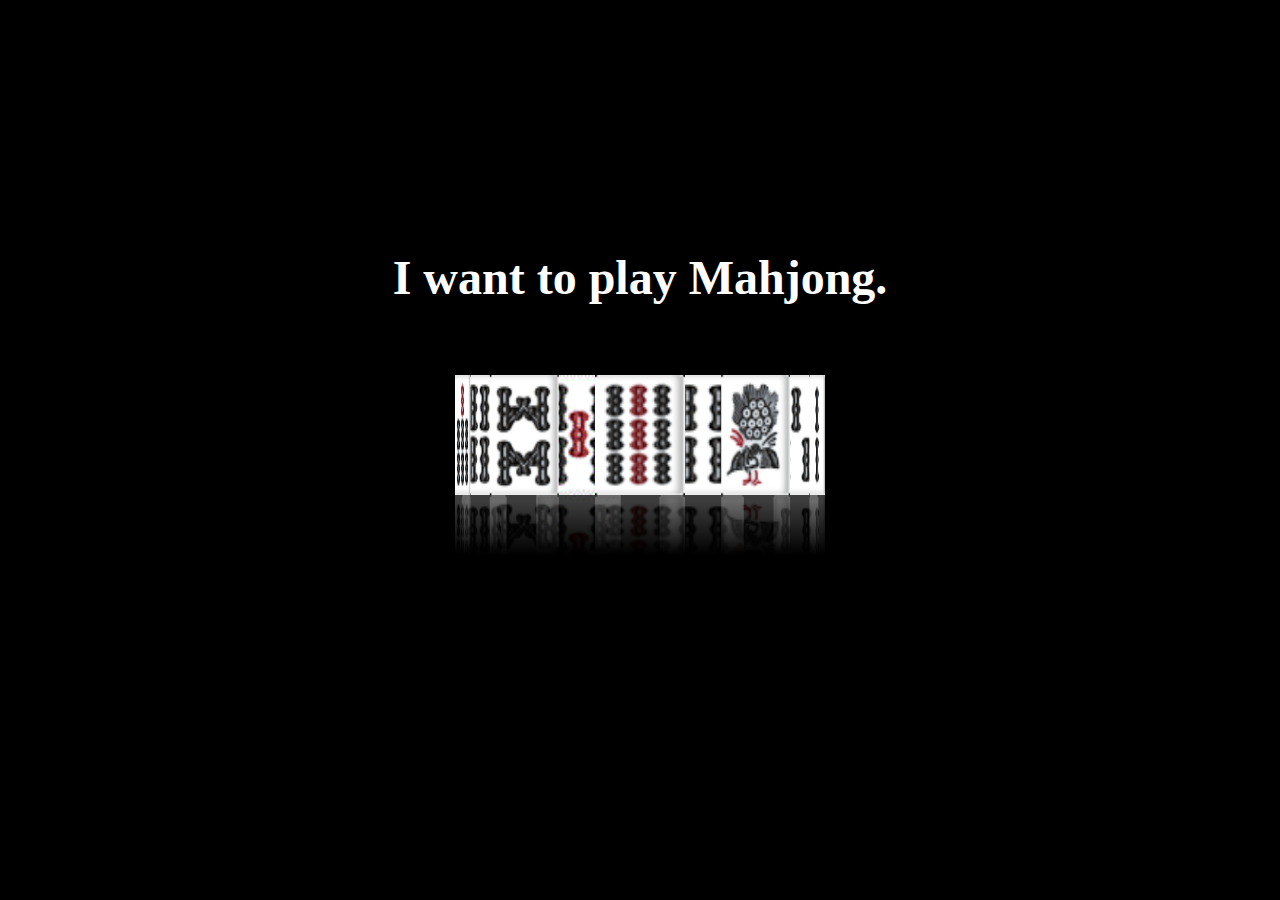
<file: 3DRotatingImageGallery/index.html>
<!DOCTYPE html>
<html lang="ja">
  <head>
    <meta charset="UTF-8" />
    <meta name="viewport" content="width=device-width, initial-scale=1.0" />
    <link rel="stylesheet" href="style.css" />
    <title>Document</title>
  </head>
  <body>
    <div class="text">I want to play Mahjong.</div>
    <div class="container">
      <div class="box">
        <span style="--i: 1"><img src="img/img1.jpg" /></span>
        <span style="--i: 2"><img src="img/img2.jpg" /></span>
        <span style="--i: 3"><img src="img/img3.jpg" /></span>
        <span style="--i: 4"><img src="img/img4.jpg" /></span>
        <span style="--i: 5"><img src="img/img5.jpg" /></span>
        <span style="--i: 6"><img src="img/img6.jpg" /></span>
        <span style="--i: 7"><img src="img/img7.jpg" /></span>
        <span style="--i: 8"><img src="img/img8.jpg" /></span>
        <span style="--i: 9"><img src="img/img9.jpg" /></span>
      </div>
    </div>
  </body>
</html>
</file>
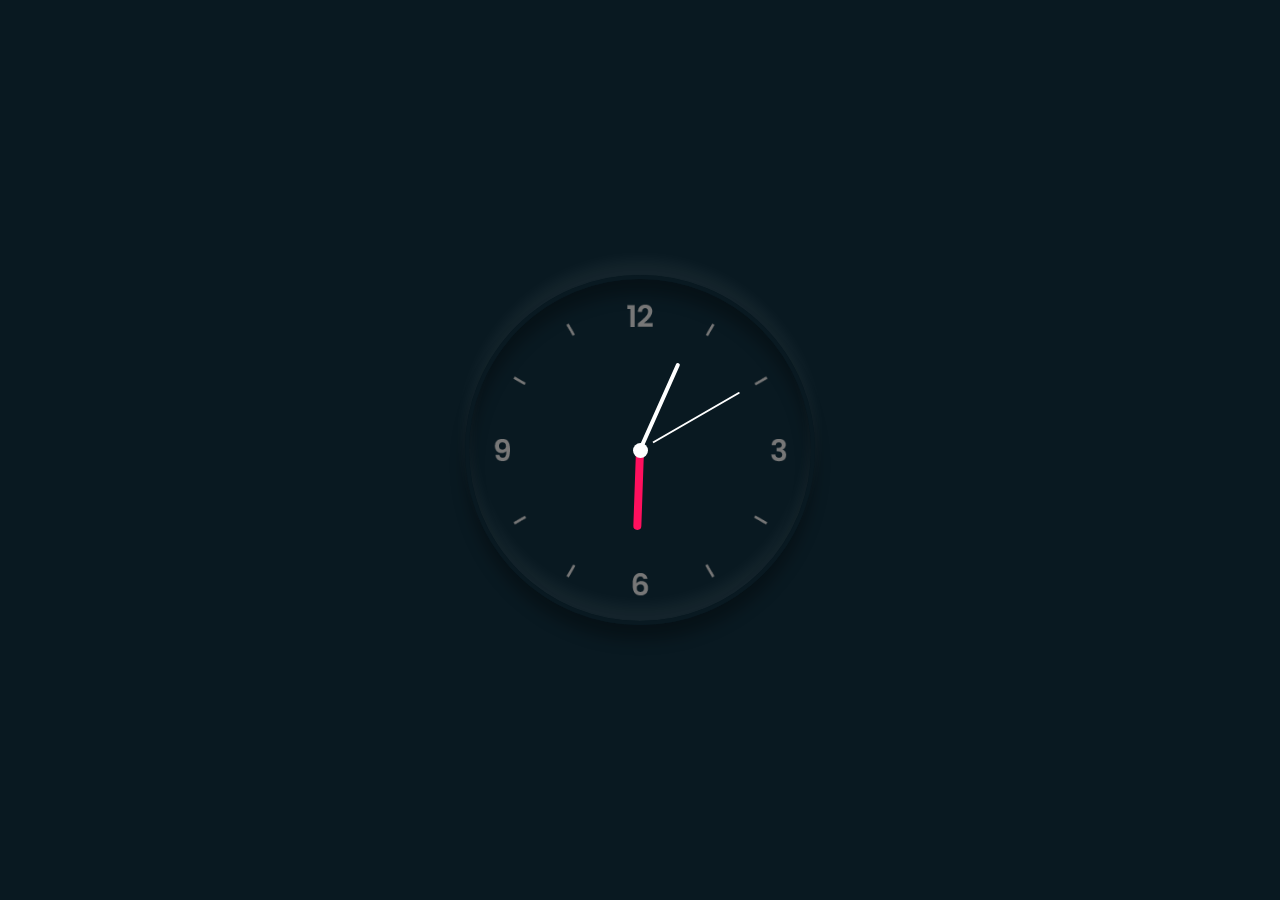
<file: AnalogClock/index.html>
<!DOCTYPE html>
<html lang="ja">

<head>
    <meta charset="UTF-8">
    <meta name="viewport" content="width=device-width, initial-scale=1.0">
    <link rel="stylesheet" href="style.css">
    <title>AnalogClock</title>
</head>

<body>
    <div class="clock">
        <div class="hour">
            <div class="hr" id="hr"></div>
        </div>
        <div class="min">
            <div class="mn" id="mn"></div>
        </div>
        <div class="sec">
            <div class="sc" id="sc"></div>
        </div>
    </div>
    <script type="text/javascript">
        const deg = 6;
        const hr = document.querySelector("#hr");
        const mn = document.querySelector("#mn");
        const sc = document.querySelector("#sc");
        
        const timeUpdate = () => {
            let day = new Date();
            let hh = day.getHours() * 30;
            let mm = day.getMinutes() * deg;
            let ss = day.getSeconds() * deg;

            hr.style.transform = `rotateZ(${(hh) + (mm / 12)}deg)`;
            mn.style.transform = `rotateZ(${mm}deg)`;
            sc.style.transform = `rotateZ(${ss}deg)`;
        }
        setInterval(() => {
            timeUpdate();
        });

    </script>
</body>

</html>
</file>
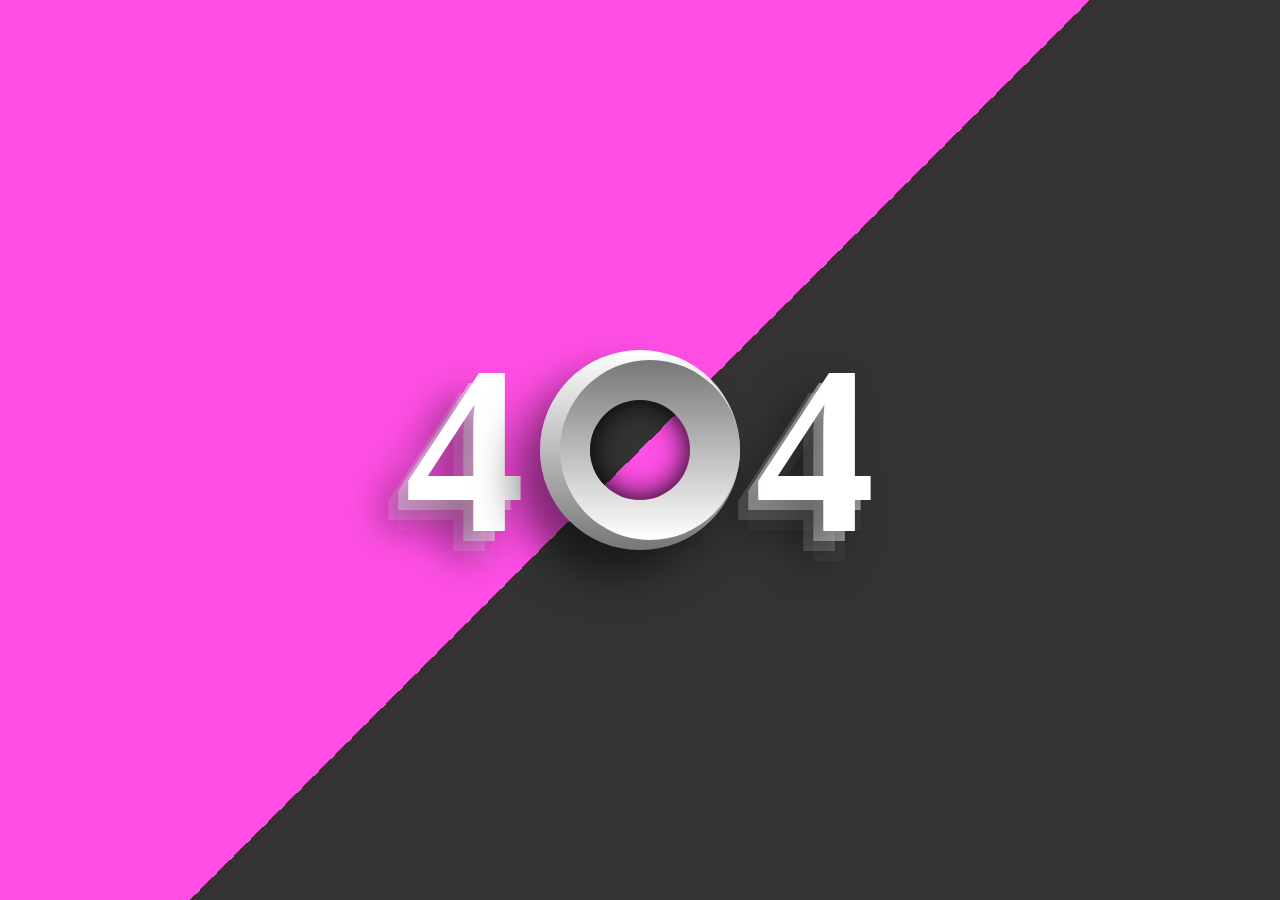
<file: Animated404Text/index.html>
<!DOCTYPE html>
<html lang="ja">
  <head>
    <meta charset="UTF-8" />
    <meta name="viewport" content="width=device-width, initial-scale=1.0" />
    <link rel="stylesheet" href="style.css" />
    <title>Animated 404 Text</title>
  </head>
  <body>
    <div class="box">
      <h2>4<span class="zero"></span>4</h2>
    </div>
  </body>
</html>
</file>
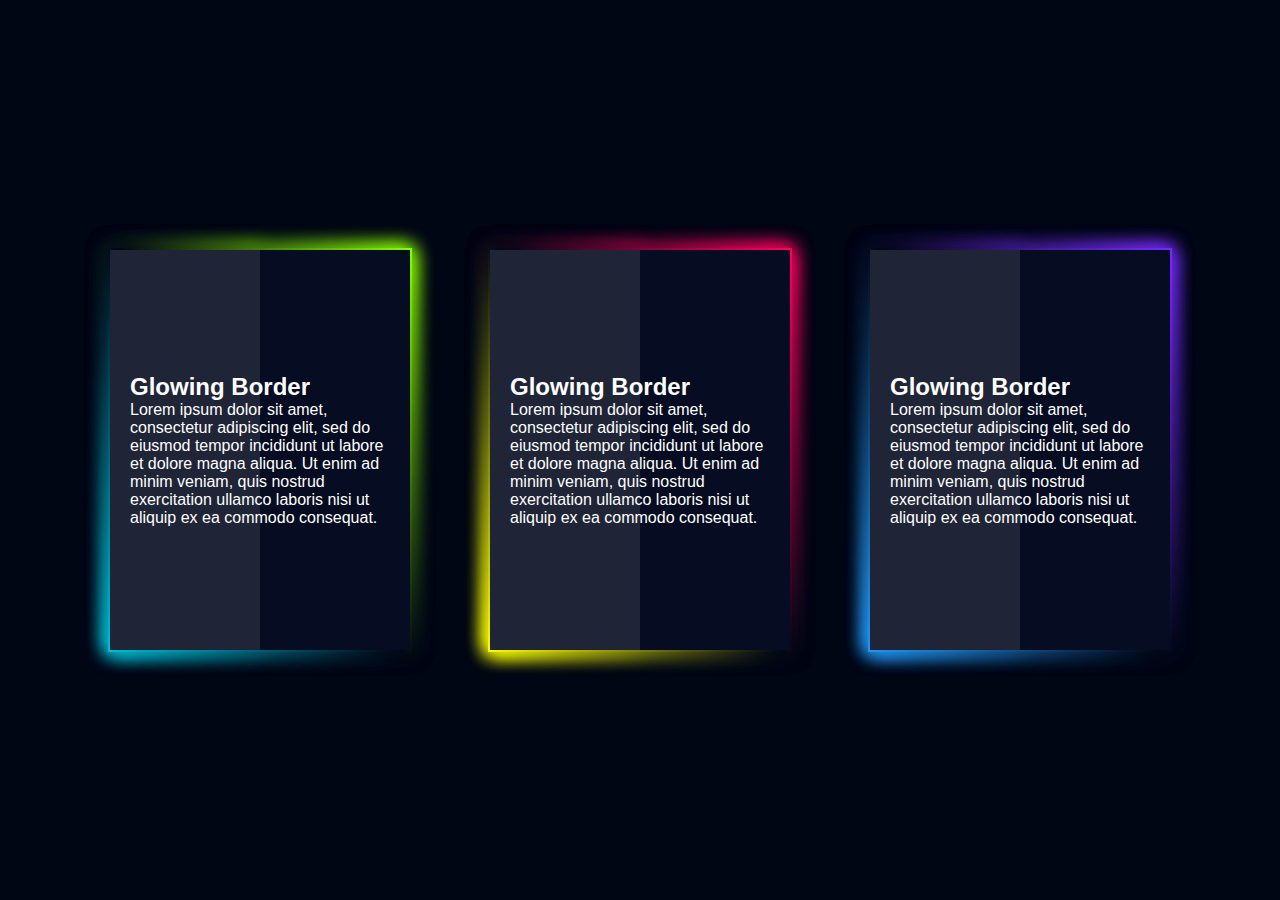
<file: GrowingGradientBorderCard/index.html>
<!DOCTYPE html>
<html lang="ja">
<head>
    <meta charset="UTF-8">
    <meta name="viewport" content="width=device-width, initial-scale=1.0">
    <link rel="stylesheet" href="style.css">
    <title>GrowingGradientBorderCard</title>
</head>
<body>
    <div class="box">
        <div class="glass"></div>
        <div class="content">
            <h2>Glowing Border</h2>
            <p>Lorem ipsum dolor sit amet, consectetur adipiscing elit, sed do eiusmod tempor incididunt ut labore et dolore magna aliqua. Ut enim ad minim veniam, quis nostrud exercitation ullamco laboris nisi ut aliquip ex ea commodo consequat.</p>
        </div>
    </div>
    <div class="box">
        <div class="glass"></div>
        <div class="content">
            <h2>Glowing Border</h2>
            <p>Lorem ipsum dolor sit amet, consectetur adipiscing elit, sed do eiusmod tempor incididunt ut labore et dolore magna aliqua. Ut enim ad minim veniam, quis nostrud exercitation ullamco laboris nisi ut aliquip ex ea commodo consequat.</p>
        </div>
    </div>
    <div class="box">
        <div class="glass"></div>
        <div class="content">
            <h2>Glowing Border</h2>
            <p>Lorem ipsum dolor sit amet, consectetur adipiscing elit, sed do eiusmod tempor incididunt ut labore et dolore magna aliqua. Ut enim ad minim veniam, quis nostrud exercitation ullamco laboris nisi ut aliquip ex ea commodo consequat.</p>
        </div>
    </div>
</body>
</html>
</file>
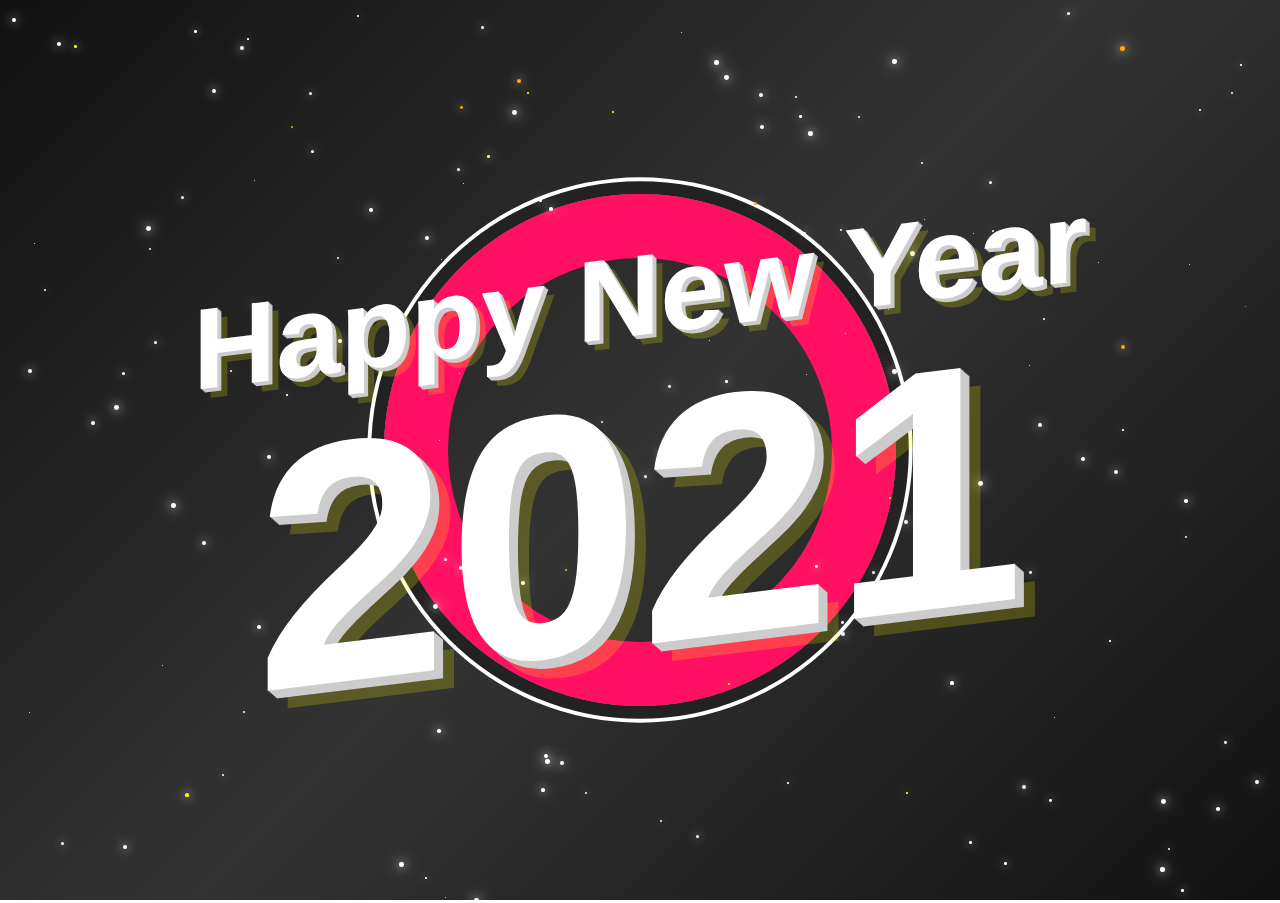
<file: HappyNewYearBannerAnimation/index.html>
<!DOCTYPE html>
<html lang="ja">
  <head>
    <meta charset="UTF-8" />
    <meta name="viewport" content="width=device-width, initial-scale=1.0" />
    <link rel="stylesheet" href="style.css" />
    <title>Happy New Year</title>
  </head>
  <body>
    <section>
      <h2>Happy New Year<br /><span>2021</span></h2>
    </section>
    <script>
      console.log("s");
      function stars() {
        const stars_count = 150;
        const shootingStars_count = 10;
        const section = document.querySelector("section");
        let i = 0;

        while (i < stars_count) {
          const star = document.createElement("i");
          star.classList.add("star");
          const x = Math.floor(Math.random() * window.innerWidth);
          const y = Math.floor(Math.random() * window.innerHeight);
          const size = Math.random() * 4;
          star.style.left = x + "px";
          star.style.top = y + "px";
          star.style.width = 1 + size + "px";
          star.style.height = 1 + size + "px";

          const duration = Math.random() * 2;
          star.style.animationDuration = 2 + duration + "s";
          star.style.animationDelay = 2 + duration + "s";
          if (Math.random() * 100 > 95) {
            star.style.background = "#ff0";
          }

          section.appendChild(star);
          i++;
        }
        i = 0;
        while (i < shootingStars_count) {
          const shootingStar = document.createElement("i");
          shootingStar.classList.add("shootingstar");
          const x = Math.floor(Math.random() * window.innerWidth);
          const y = Math.floor(Math.random() * window.innerHeight);
          const size = Math.random() * 4;
          shootingStar.style.left = x + "px";
          shootingStar.style.top = y + "px";
          shootingStar.style.width = 1 + size + "px";
          shootingStar.style.height = 1 + size + "px";

          const duration = Math.random() * 2;
          shootingStar.style.animationDuration = 2 + duration + "s";
          shootingStar.style.animationDelay = 2 + duration + "s";
          shootingStar.style.background = "#fa0";

          section.appendChild(shootingStar);
          i++;
        }
      }
      stars();
    </script>
  </body>
</html>
</file>
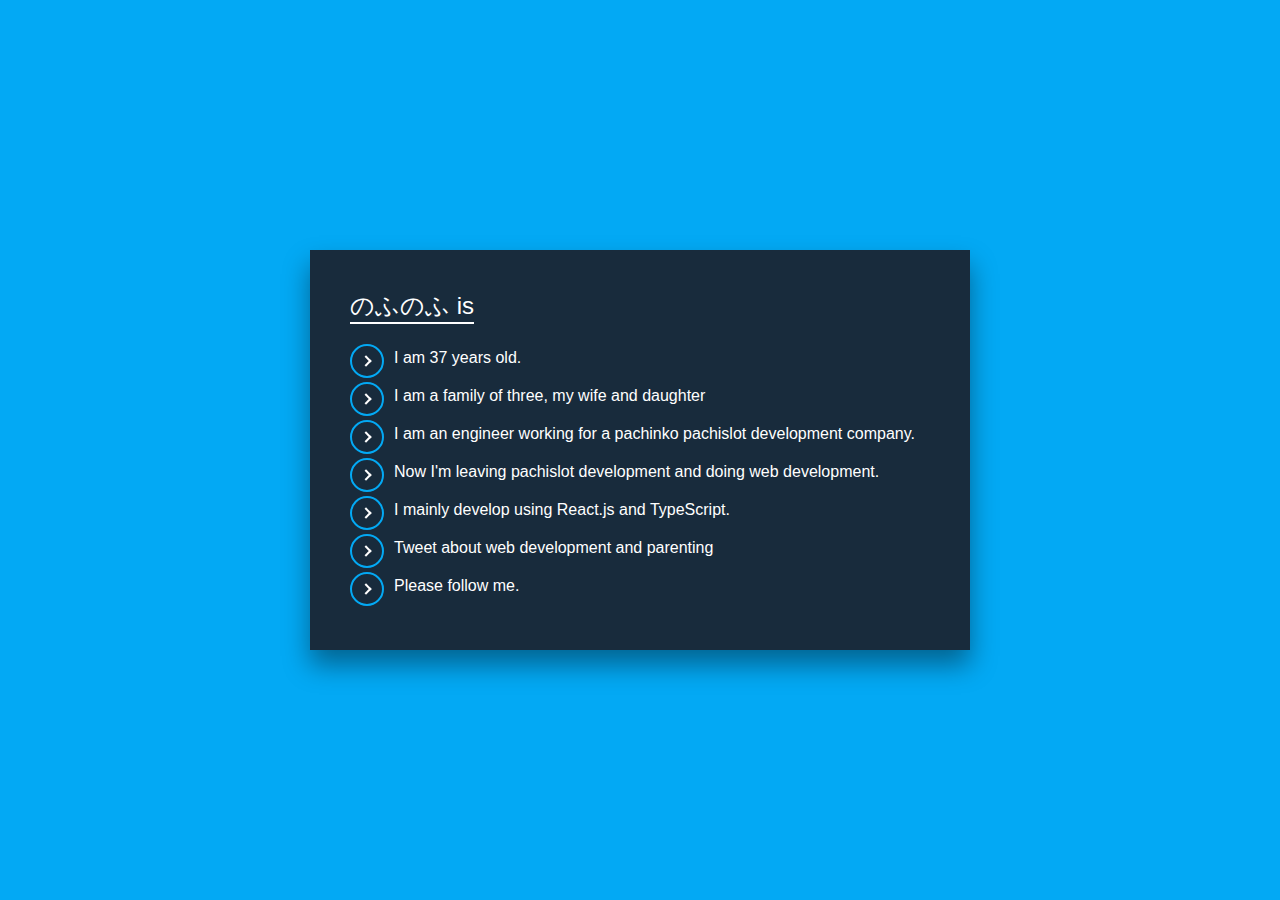
<file: ListItemHoverEffect/index.html>
<!DOCTYPE html>
<html lang="ja">
  <head>
    <meta charset="UTF-8" />
    <meta name="viewport" content="width=device-width, initial-scale=1.0" />
    <link rel="stylesheet" href="style.css" />
    <title>のふのふ is</title>
  </head>
  <body>
    <div class="container">
      <h2>のふのふ is</h2>
      <ul>
        <li><p>I am 37 years old.</p></li>
        <li><p>I am a family of three, my wife and daughter</p></li>
        <li>
          <p>
            I am an engineer working for a pachinko pachislot development
            company.
          </p>
        </li>
        <li>
          <p>
            Now I'm leaving pachislot development and doing web development.
          </p>
        </li>
        <li><p>I mainly develop using React.js and TypeScript.</p></li>
        <li><p>Tweet about web development and parenting</p></li>
        <li><p>Please follow me.</p></li>
      </ul>
    </div>
  </body>
</html>
</file>
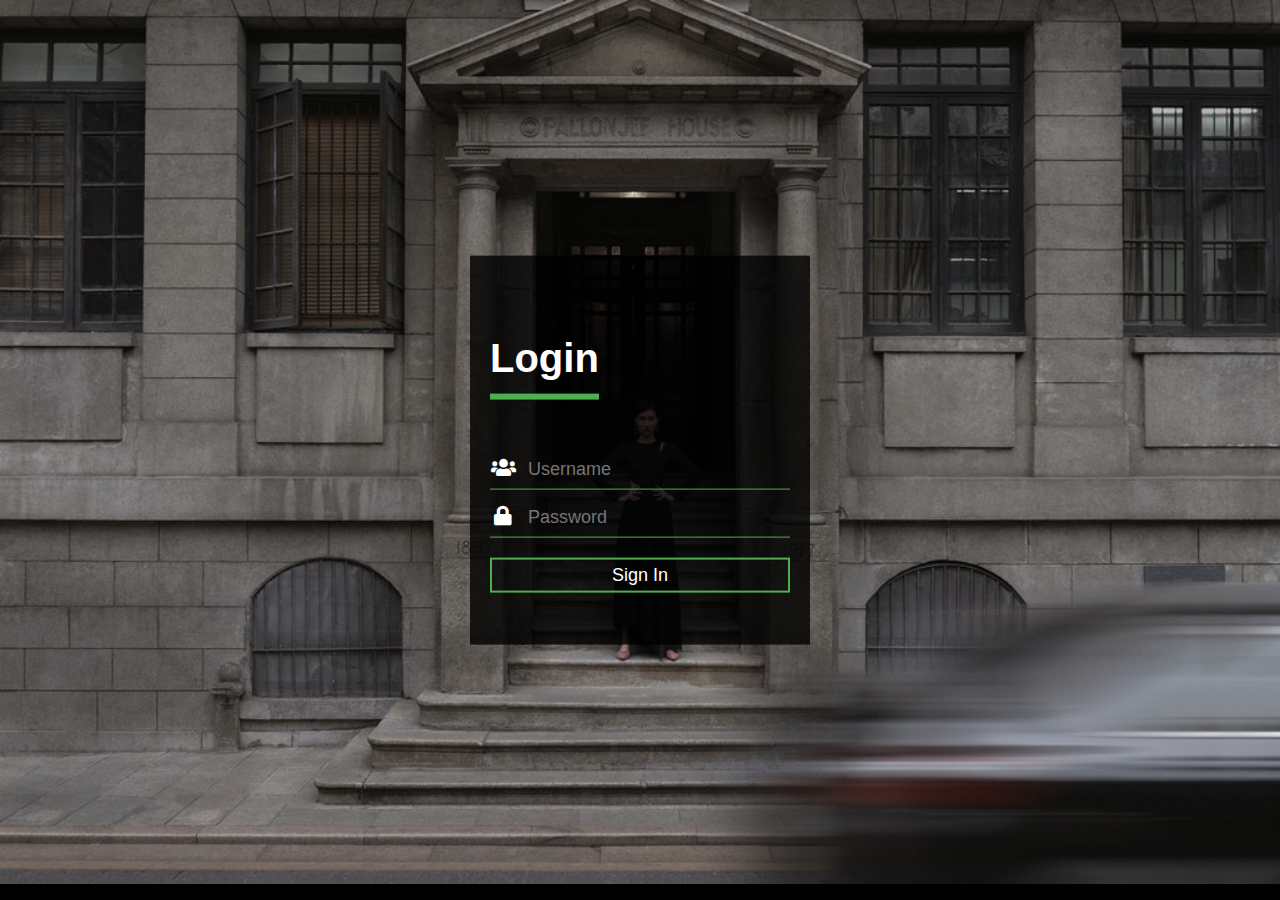
<file: LoginForm/index.html>
<!DOCTYPE html>
<html lang="ja">
  <head>
    <meta charset="UTF-8" />
    <meta name="viewport" content="width=device-width, initial-scale=1.0" />

    <link rel="stylesheet" href="style.css" />
    <link
      href="https://use.fontawesome.com/releases/v5.6.1/css/all.css"
      rel="stylesheet"
    />
    <title>Login</title>
  </head>

  <body>
    <div class="login-box">
      <h1>Login</h1>
      <div class="textbox">
        <i class="fas fa-users" aria-hidden="true"></i>
        <input type="text" placeholder="Username" name="" value="" />
      </div>
      <div class="textbox">
        <i class="fas fa-lock" aria-hidden="true"></i>
        <input type="password" placeholder="Password" name="" value="" />
      </div>
      <input class="btn" type="button" name="" value="Sign In" />
    </div>
  </body>
</html>
</file>
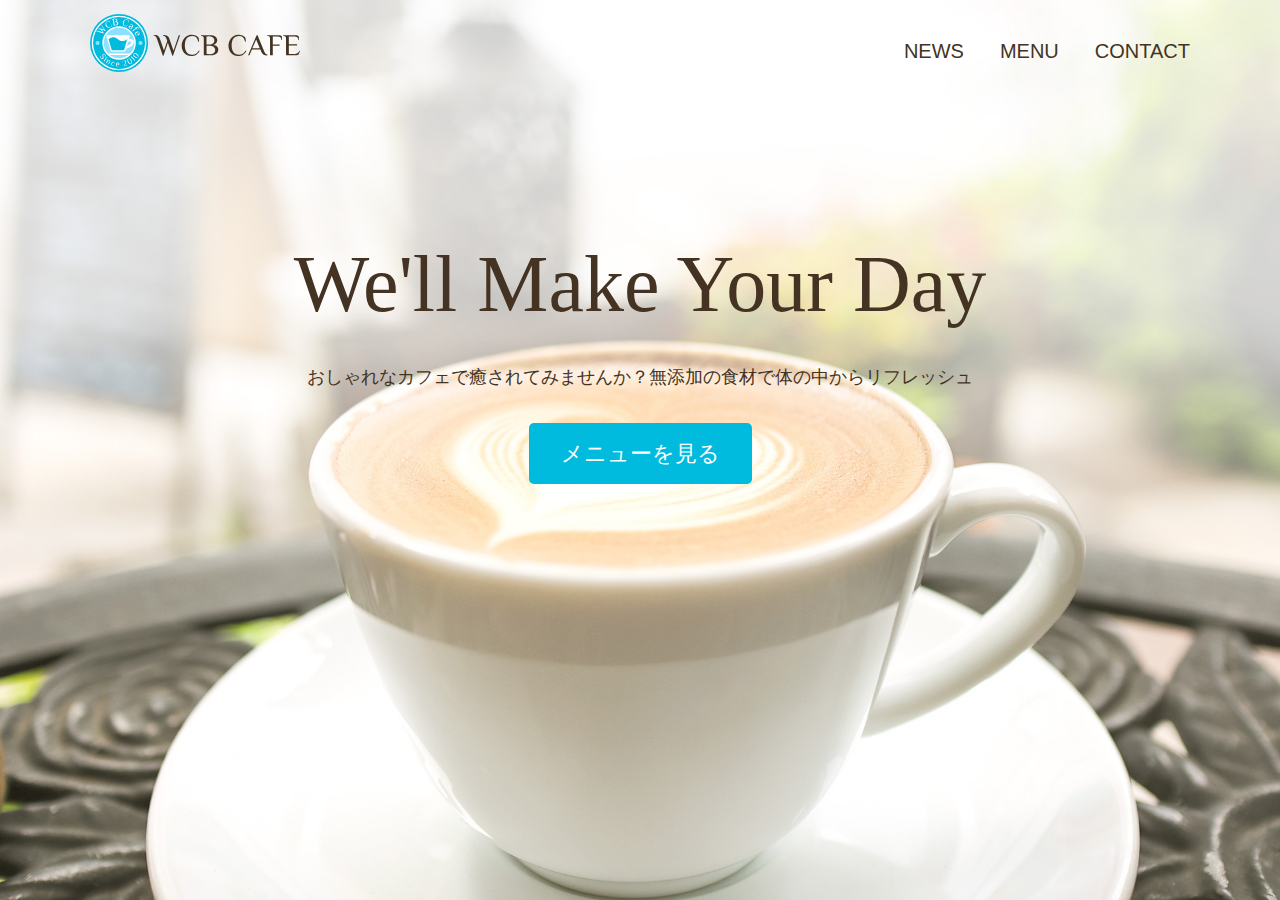
<file: WcbCafe/index.html>
<!DOCTYPE html>
<html lang="ja">
  <head>
    <meta charset="UTF-8" />
    <meta http-equiv="X-UA-Compatible" content="IE=edge" />
    <meta name="viewport" content="width=device-width, initial-scale=1.0" />
    <meta
      name="description"
      content="ブレンドコーヒーとヘルシーなオーガニックフードを提供するカフェ"
    />

    <title>WCB Cafe</title>
    <link rel="stylesheet" href="css/style.css" />
    <link rel="shortcut icon" href="images/favicon.png" type="image/png" />
  </head>
  <body>
    <div id="home" class="big-bg">
      <header class="page-header wrapper">
        <h1>
          <a href="index.html"
            ><img class="logo" src="images/logo.svg" alt="WCBカフェ ホーム"
          /></a>
        </h1>
        <nav>
          <ul class="main-nav">
            <li><a href="news.html">News</a></li>
            <li><a href="menu.html">Menu</a></li>
            <li><a href="contact.html">Contact</a></li>
          </ul>
        </nav>
      </header>
      <div class="home-content wrapper">
        <h2 class="page-title">We'll Make Your Day</h2>
        <p>
          おしゃれなカフェで癒されてみませんか？無添加の食材で体の中からリフレッシュ
        </p>
        <a class="button" href="menu.html">メニューを見る</a>
      </div>
    </div>
  </body>
</html>
</file>
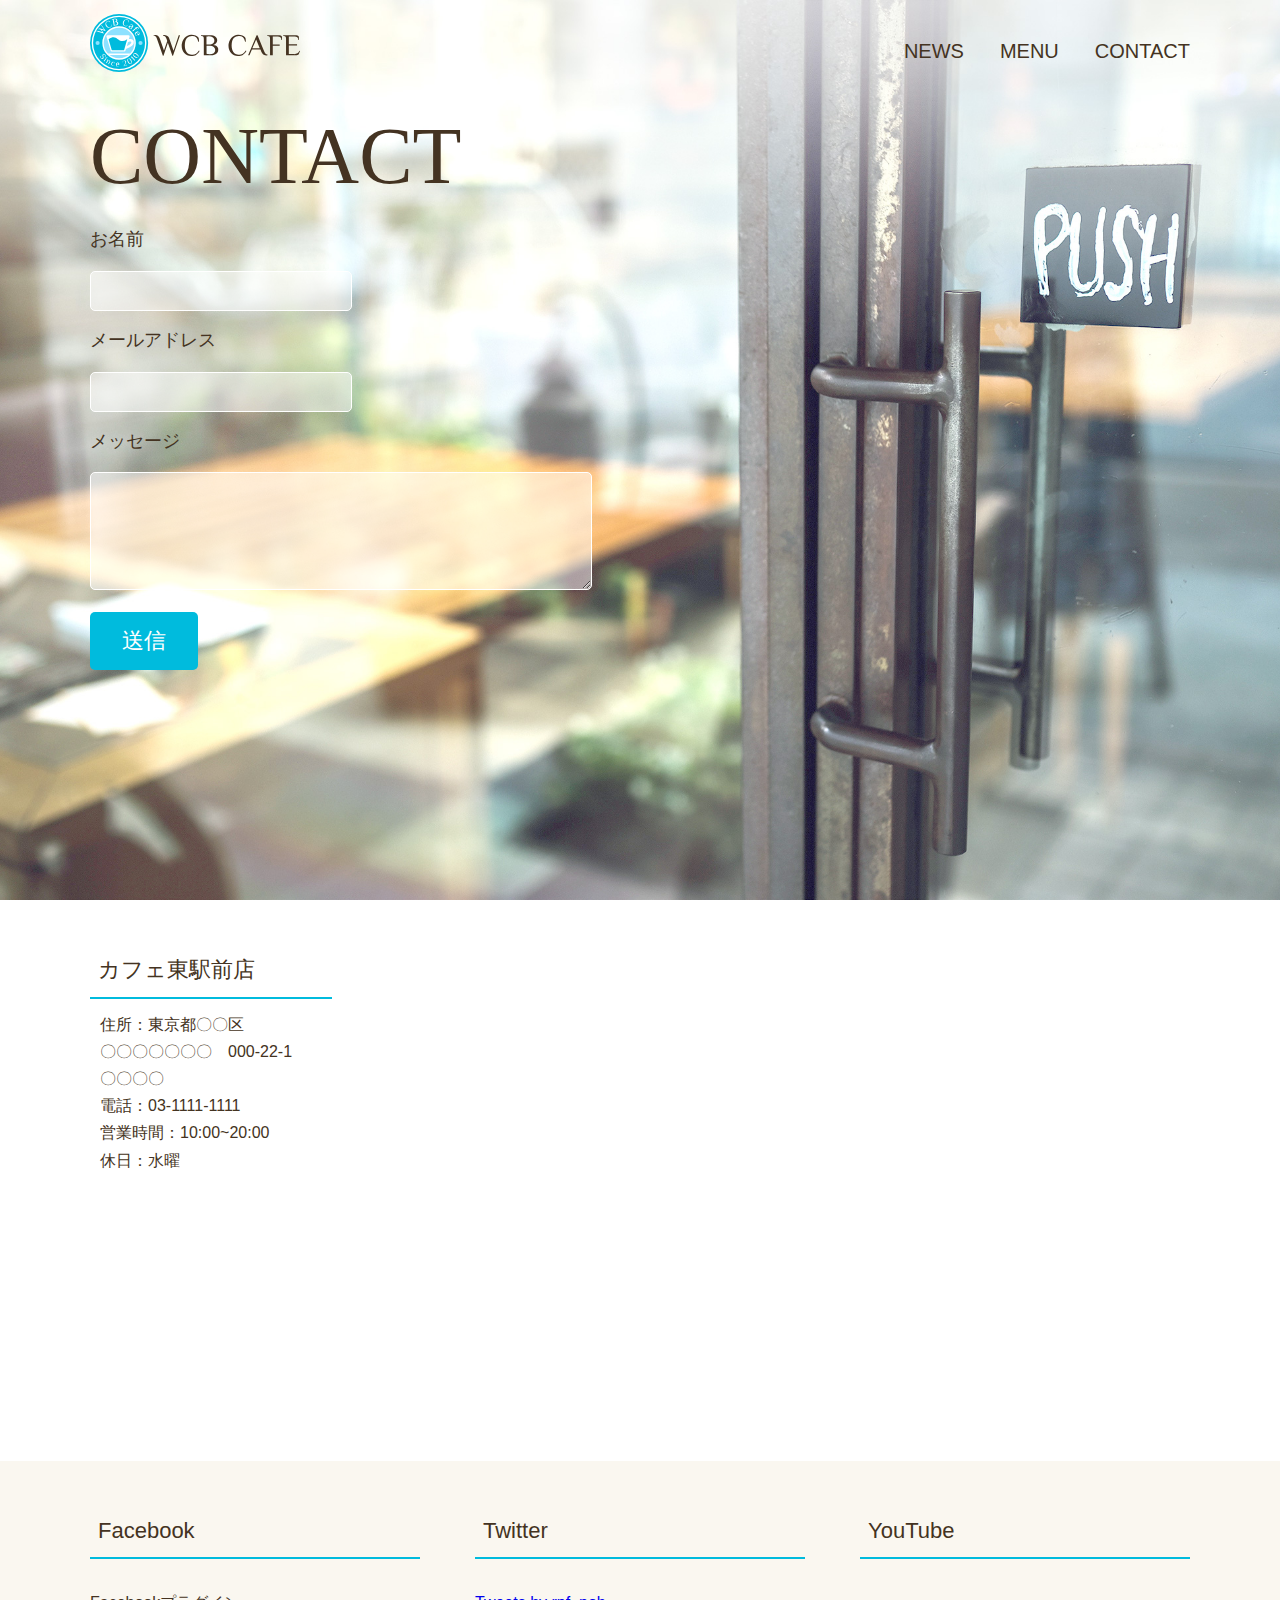
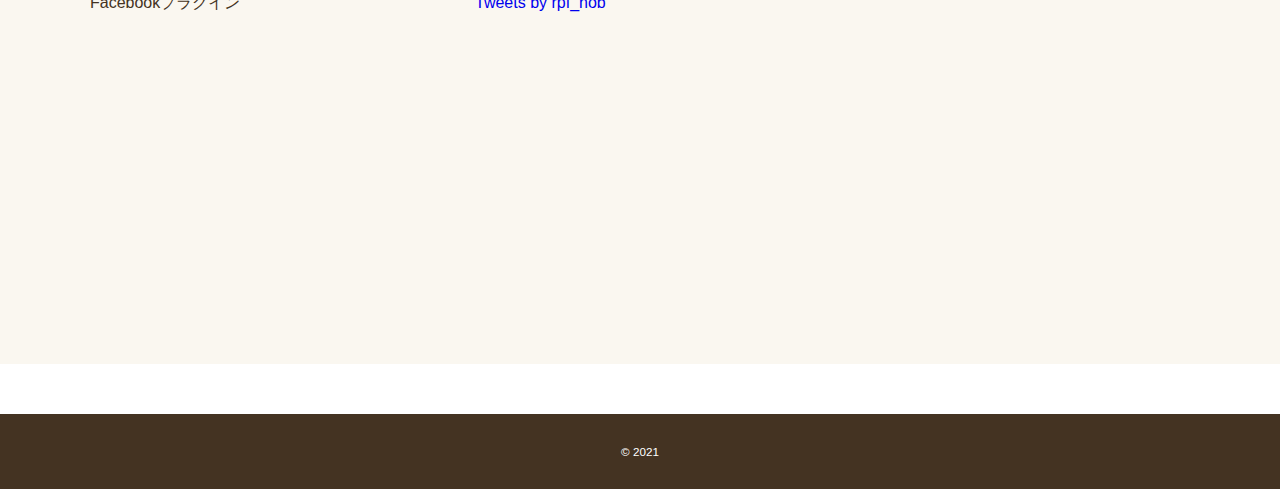
<file: WcbCafe/contact.html>
<!DOCTYPE html>
<html lang="ja">
  <head>
    <meta charset="UTF-8" />
    <meta http-equiv="X-UA-Compatible" content="IE=edge" />
    <meta name="viewport" content="width=device-width, initial-scale=1.0" />
    <meta
      name="description"
      content="ブレンドコーヒーとヘルシーなオーガニックフードを提供するカフェ"
    />
    <meta property="og:url" content="http://example.com/index.html"/> 
    <meta property="og:type" content="website"/> 
    <meta property="og:title" content="WCB Cafe Home"/> 
    <meta property="og:description" content="おしゃれなカフェで癒されてみませんか？"/> 
    <meta property="og:image" content="http://example.com/images/ogp.jpg"/> 



    <title>WCB Cafe - CONTACT</title>
    <link rel="stylesheet" href="css/style.css" />
    <link rel="shortcut icon" href="images/favicon.png" type="image/png" />
  </head>
  <body>
    <div id="contact" class="big-bg">
      <header class="page-header wrapper">
        <h1>
          <a href="index.html"
            ><img class="logo" src="images/logo.svg" alt="WCBカフェ ホーム"
          /></a>
        </h1>
        <nav>
          <ul class="main-nav">
            <li><a href="news.html">News</a></li>
            <li><a href="menu.html">Menu</a></li>
            <li><a href="contact.html">Contact</a></li>
          </ul>
        </nav>
      </header>
      <div class="wrapper">
        <h2 class="page-title">Contact</h2>
        <form action="#">
          <div>
            <label for="name">お名前</label>
            <input type="text" id="name" name="your-name" />
          </div>
          <div>
            <label for="email">メールアドレス</label>
            <input type="email" id="email" name="your-email" />
          </div>
          <div>
            <label for="message">メッセージ</label>
            <textarea name="your-message" id="message"></textarea>
          </div>
          <input type="submit" class="button" value="送信" />
        </form>
      </div>
    </div>

    <section id="location">
      <div class="wrapper">
        <div class="location-info">
          <h3 class="sub-title">カフェ東駅前店</h3>
          <p>住所：東京都〇〇区<br />
          〇〇〇〇〇〇〇　000-22-1<br />
          〇〇〇〇<br />
          電話：03-1111-1111</br>
          営業時間：10:00~20:00</br>
          休日：水曜
          </p>
        </div>
        <div class="location-map">
          <iframe src="https://www.google.com/maps/embed?pb=!1m18!1m12!1m3!1d12943.33436568879!2d139.853441119194!3d35.804018397219494!2m3!1f0!2f0!3f0!3m2!1i1024!2i768!4f13.1!3m3!1m2!1s0x60189aae5f8e9965%3A0x37c8b632f1cb4289!2z44GE44Gq44GS44KE5LiJ6YO35oi444O25bSO5bqX!5e0!3m2!1sja!2sjp!4v1620572665799!5m2!1sja!2sjp" width="600" height="450" style="border:0;" allowfullscreen="" loading="lazy"></iframe>
        </div>
      </div>
    </section>

    <section id="sns">
      <div class="wrapper">
        <div class="sns-box">
          <h3 class="sub-title">Facebook</h3>
          Facebookプラグイン
        </div>
        <div class="sns-box">
          <h3 class="sub-title">Twitter</h3>
          <a class="twitter-timeline" data-height="315" href="https://twitter.com/rpf_nob?ref_src=twsrc%5Etfw">Tweets by rpf_nob</a> <script async src="https://platform.twitter.com/widgets.js" charset="utf-8"></script>
        </div>
        <div class="sns-box">
          <h3 class="sub-title">YouTube</h3>
          <iframe width="560" height="315" src="https://www.youtube.com/embed/7RaN9tW_IUo" title="YouTube video player" frameborder="0" allow="accelerometer; autoplay; clipboard-write; encrypted-media; gyroscope; picture-in-picture" allowfullscreen></iframe>
        </div>
      </div>
    </section>

    <footer>
      <div class="wrapper">
        <p><small>&copy; 2021 </small></p>
      </div>
    </footer>
  </body>
</html>
</file>
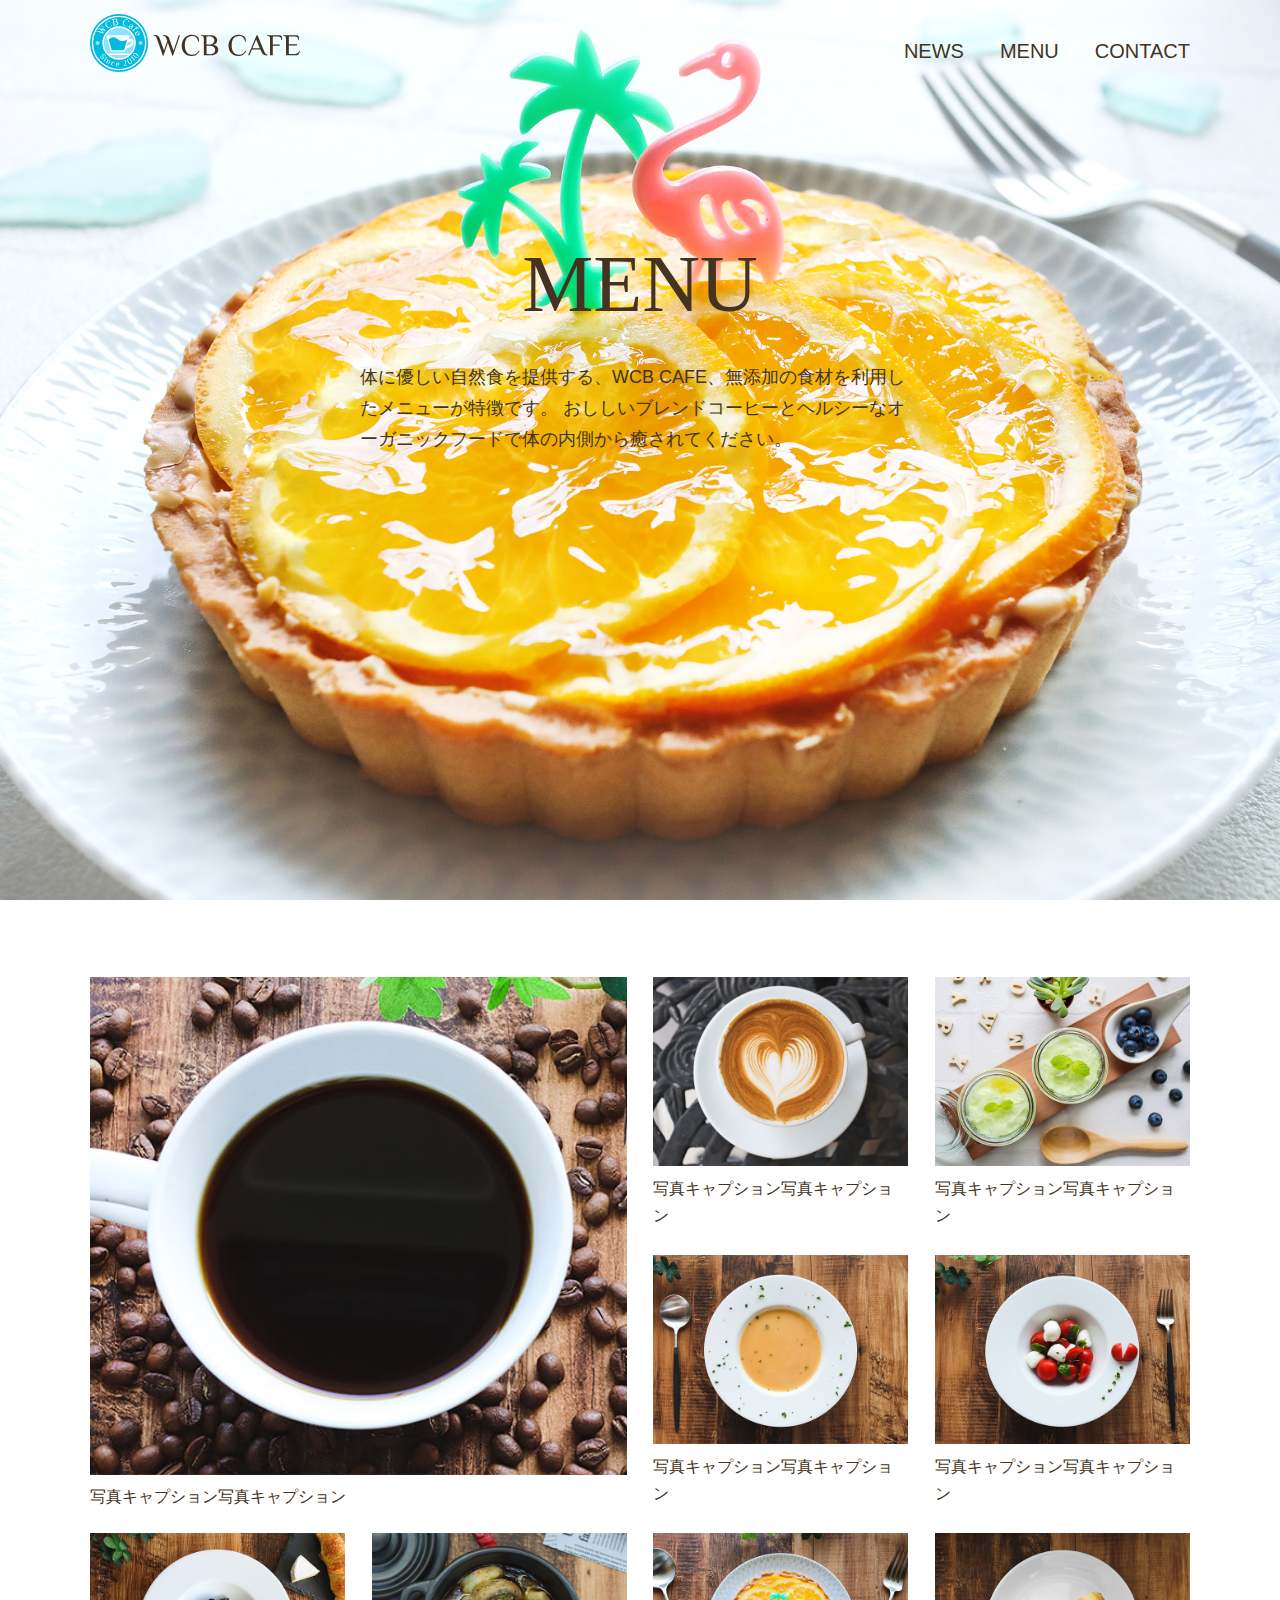
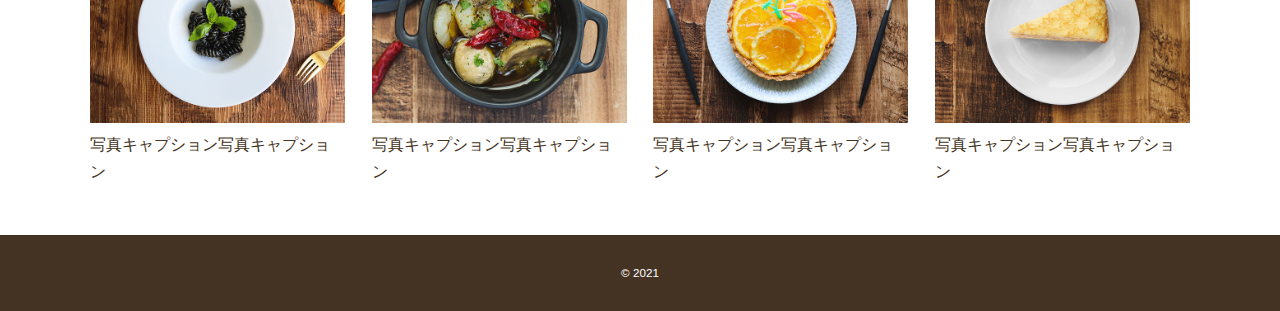
<file: WcbCafe/menu.html>
<!DOCTYPE html>
<html lang="ja">
  <head>
    <meta charset="UTF-8" />
    <meta http-equiv="X-UA-Compatible" content="IE=edge" />
    <meta name="viewport" content="width=device-width, initial-scale=1.0" />
    <meta
      name="description"
      content="ブレンドコーヒーとヘルシーなオーガニックフードを提供するカフェ"
    />

    <title>WCB Cafe - MENU</title>
    <link rel="stylesheet" href="css/style.css" />
    <link rel="shortcut icon" href="images/favicon.png" type="image/png" />
  </head>
  <body>
    <div id="menu" class="big-bg">
      <header class="page-header wrapper">
        <h1>
          <a href="index.html"
            ><img class="logo" src="images/logo.svg" alt="WCBカフェ ホーム"
          /></a>
        </h1>
        <nav>
          <ul class="main-nav">
            <li><a href="news.html">News</a></li>
            <li><a href="menu.html">Menu</a></li>
            <li><a href="contact.html">Contact</a></li>
          </ul>
        </nav>
      </header>
      <div class="menu-content wrapper">
        <h2 class="page-title">Menu</h2>
        <p>
          体に優しい自然食を提供する、WCB
          CAFE、無添加の食材を利用したメニューが特徴です。
          おししいブレンドコーヒーとヘルシーなオーガニックフードで体の内側から癒されてください。
        </p>
      </div>
    </div>
    <div class="wrapper grid">
      <div class="item big-box">
        <img src="images/menu1.jpg" alt="" />
        <p>写真キャプション写真キャプション</p>
      </div>
      <div class="item">
        <img src="images/menu2.jpg" alt="" />
        <p>写真キャプション写真キャプション</p>
      </div>
      <div class="item">
        <img src="images/menu3.jpg" alt="" />
        <p>写真キャプション写真キャプション</p>
      </div>
      <div class="item">
        <img src="images/menu4.jpg" alt="" />
        <p>写真キャプション写真キャプション</p>
      </div>
      <div class="item">
        <img src="images/menu5.jpg" alt="" />
        <p>写真キャプション写真キャプション</p>
      </div>
      <div class="item">
        <img src="images/menu6.jpg" alt="" />
        <p>写真キャプション写真キャプション</p>
      </div>
      <div class="item">
        <img src="images/menu7.jpg" alt="" />
        <p>写真キャプション写真キャプション</p>
      </div>
      <div class="item">
        <img src="images/menu8.jpg" alt="" />
        <p>写真キャプション写真キャプション</p>
      </div>
      <div class="item">
        <img src="images/menu9.jpg" alt="" />
        <p>写真キャプション写真キャプション</p>
      </div>
    </div>
    <footer>
      <div class="wrapper">
        <p><small>&copy; 2021 </small></p>
      </div>
    </footer>
  </body>
</html>
</file>
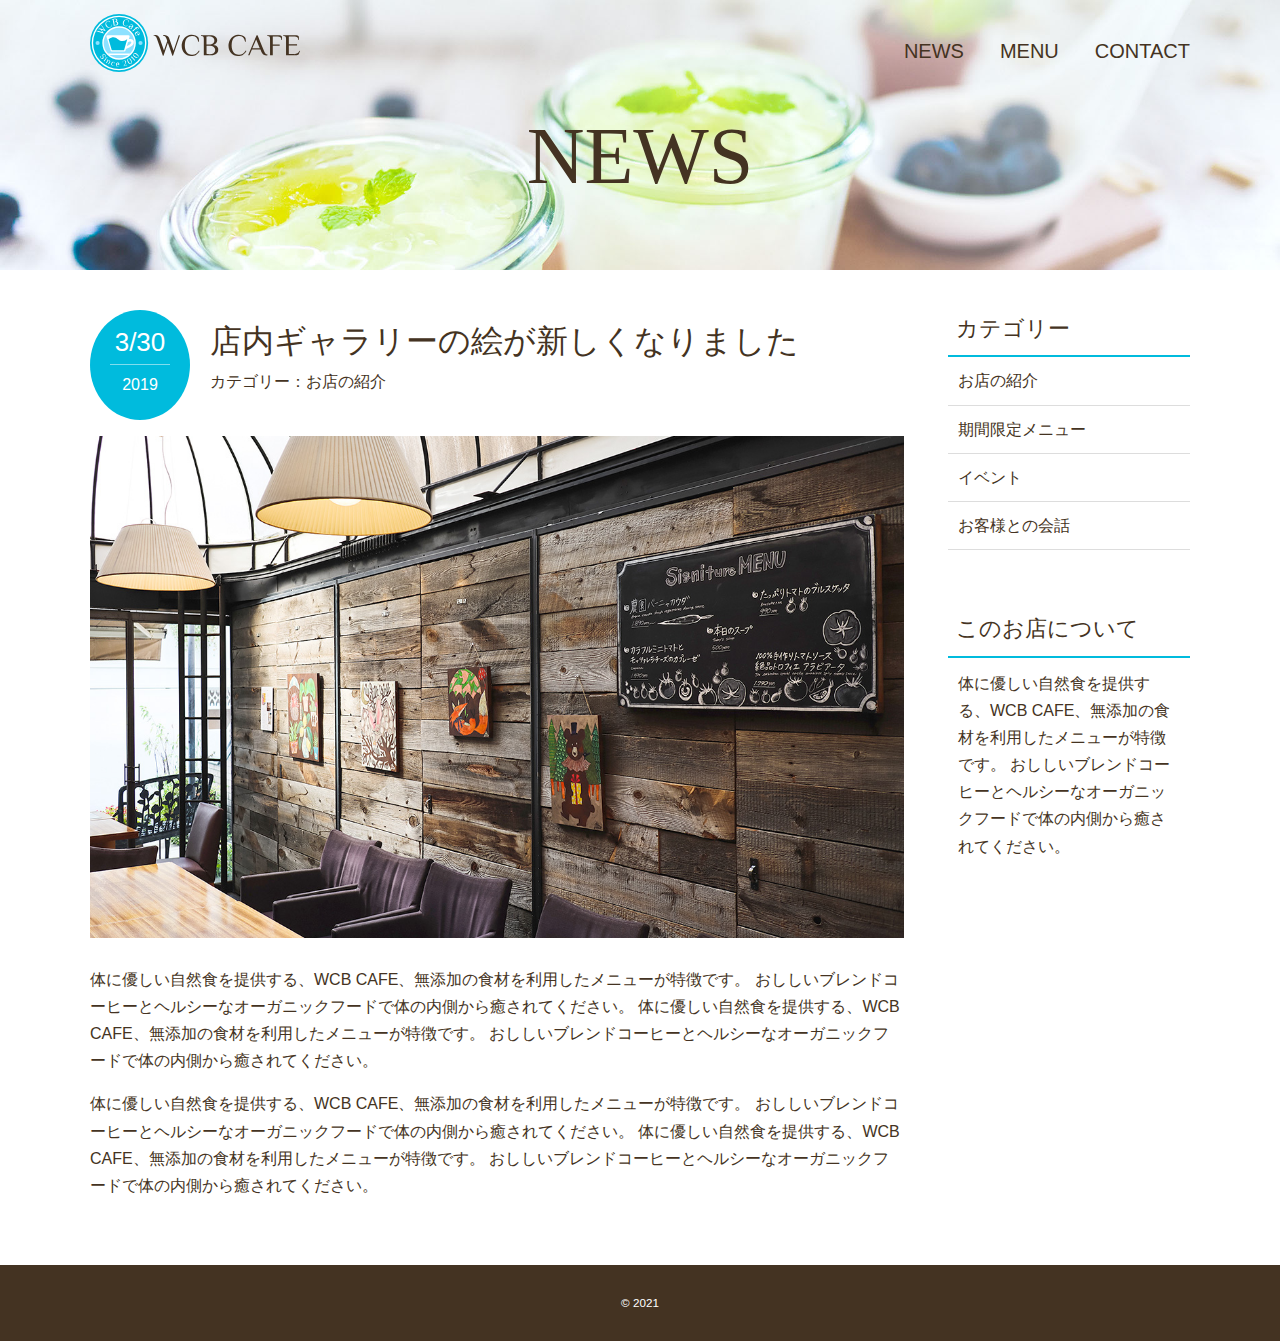
<file: WcbCafe/news.html>
<!DOCTYPE html>
<html lang="ja">
  <head>
    <meta charset="UTF-8" />
    <meta http-equiv="X-UA-Compatible" content="IE=edge" />
    <meta name="viewport" content="width=device-width, initial-scale=1.0" />
    <meta
      name="description"
      content="ブレンドコーヒーとヘルシーなオーガニックフードを提供するカフェ"
    />

    <title>WCB Cafe - NEWS</title>
    <link rel="stylesheet" href="css/style.css" />
    <link rel="shortcut icon" href="images/favicon.png" type="image/png" />
  </head>
  <body>
    <div id="news" class="big-bg">
      <header class="page-header wrapper">
        <h1>
          <a href="index.html"
            ><img class="logo" src="images/logo.svg" alt="WCBカフェ ホーム"
          /></a>
        </h1>
        <nav>
          <ul class="main-nav">
            <li><a href="news.html">News</a></li>
            <li><a href="menu.html">Menu</a></li>
            <li><a href="contact.html">Contact</a></li>
          </ul>
        </nav>
      </header>
      <div class="wrapper">
        <h2 class="page-title">News</h2>
      </div>
    </div>

    <div class="news-contents wrapper">
      <article>
        <header class="post-info">
          <h2 class="post-title">店内ギャラリーの絵が新しくなりました</h2>
          <p class="post-date">3/30 <span>2019</span></p>
          <p class="post-cat">カテゴリー：お店の紹介</p>
        </header>
        <img src="images/wall.jpg" alt="店内の様子" />
        <p>
          体に優しい自然食を提供する、WCB
          CAFE、無添加の食材を利用したメニューが特徴です。
          おししいブレンドコーヒーとヘルシーなオーガニックフードで体の内側から癒されてください。
          体に優しい自然食を提供する、WCB
          CAFE、無添加の食材を利用したメニューが特徴です。
          おししいブレンドコーヒーとヘルシーなオーガニックフードで体の内側から癒されてください。
        </p>
        <p>
          体に優しい自然食を提供する、WCB
          CAFE、無添加の食材を利用したメニューが特徴です。
          おししいブレンドコーヒーとヘルシーなオーガニックフードで体の内側から癒されてください。
          体に優しい自然食を提供する、WCB
          CAFE、無添加の食材を利用したメニューが特徴です。
          おししいブレンドコーヒーとヘルシーなオーガニックフードで体の内側から癒されてください。
        </p>
      </article>
      <aside>
        <h3 class="sub-title">カテゴリー</h3>
        <ul class="sub-menu">
          <li><a href="#">お店の紹介</a></li>
          <li><a href="#">期間限定メニュー</a></li>
          <li><a href="#">イベント</a></li>
          <li><a href="#">お客様との会話</a></li>
        </ul>

        <h3 class="sub-title">このお店について</h3>
        <p>
          体に優しい自然食を提供する、WCB
          CAFE、無添加の食材を利用したメニューが特徴です。
          おししいブレンドコーヒーとヘルシーなオーガニックフードで体の内側から癒されてください。
        </p>
      </aside>
    </div>

    <footer>
      <div class="wrapper">
        <p><small>&copy; 2021 </small></p>
      </div>
    </footer>
  </body>
</html>
</file>
<file: 3DRotatingImageGallery/style.css>
* {
  margin: 0;
  padding: 0;
  -webkit-box-sizing: border-box;
          box-sizing: border-box;
  background: #000;
}

.text {
  color: #fff;
  font-size: 3em;
  background: #000;
  text-align: center;
  font-weight: bold;
  margin-top: 250px;
}

.container {
  display: -webkit-box;
  display: -ms-flexbox;
  display: flex;
  -webkit-box-pack: center;
      -ms-flex-pack: center;
          justify-content: center;
  -webkit-box-align: center;
      -ms-flex-align: center;
          align-items: center;
  min-height: 40vh;
  background: #000;
}

.box {
  position: relative;
  top: -50px;
  left: 0;
  width: 90px;
  height: 120px;
  -webkit-transform-style: preserve-3d;
          transform-style: preserve-3d;
  -webkit-animation: animate 20s linear infinite;
          animation: animate 20s linear infinite;
}

.box span {
  position: absolute;
  top: 0;
  left: 0;
  width: 100%;
  height: 100%;
  -webkit-transform-origin: center;
          transform-origin: center;
  -webkit-transform-style: preserve-3d;
          transform-style: preserve-3d;
  -webkit-transform: rotateY(calc(var(--i) * 40deg)) translateZ(180px);
          transform: rotateY(calc(var(--i) * 40deg)) translateZ(180px);
  -webkit-box-reflect: below 0 linear-gradient(transparent, transparent, #0004);
}

.box span img {
  position: absolute;
  top: 0;
  left: 0;
  width: 90px;
  height: 100%;
  -o-object-fit: cover;
     object-fit: cover;
}

@-webkit-keyframes animate {
  0% {
    -webkit-transform: perspective(800px) rotateY(0deg);
            transform: perspective(800px) rotateY(0deg);
  }
  100% {
    -webkit-transform: perspective(800px) rotateY(360deg);
            transform: perspective(800px) rotateY(360deg);
  }
}

@keyframes animate {
  0% {
    -webkit-transform: perspective(800px) rotateY(0deg);
            transform: perspective(800px) rotateY(0deg);
  }
  100% {
    -webkit-transform: perspective(800px) rotateY(360deg);
            transform: perspective(800px) rotateY(360deg);
  }
}
/*# sourceMappingURL=style.css.map */
</file>
<file: AnalogClock/style.css>
* {
  margin: 0;
  padding: 0;
  -webkit-box-sizing: border-box;
          box-sizing: border-box;
}

body {
  display: -webkit-box;
  display: -ms-flexbox;
  display: flex;
  -webkit-box-pack: center;
      -ms-flex-pack: center;
          justify-content: center;
  -webkit-box-align: center;
      -ms-flex-align: center;
          align-items: center;
  min-height: 100vh;
  background: #091921;
}

.clock {
  width: 350px;
  height: 350px;
  display: -webkit-box;
  display: -ms-flexbox;
  display: flex;
  -webkit-box-pack: center;
      -ms-flex-pack: center;
          justify-content: center;
  -webkit-box-align: center;
      -ms-flex-align: center;
          align-items: center;
  background: url(clock.png) no-repeat;
  background-size: cover;
  border: 4px solid #091921;
  border-radius: 50%;
  -webkit-box-shadow: 0 -15px 15px rgba(255, 255, 255, 0.05), inset 0 -15px 15px rgba(255, 255, 255, 0.05), 0 15px 15px rgba(0, 0, 0, 0.3), inset 0 15px 15px rgba(0, 0, 0, 0.3);
          box-shadow: 0 -15px 15px rgba(255, 255, 255, 0.05), inset 0 -15px 15px rgba(255, 255, 255, 0.05), 0 15px 15px rgba(0, 0, 0, 0.3), inset 0 15px 15px rgba(0, 0, 0, 0.3);
}

.clock::before {
  content: "";
  position: absolute;
  width: 15px;
  height: 15px;
  background: #fff;
  border-radius: 50%;
  z-index: 10000;
}

.clock .hour {
  position: absolute;
}

.clock .hour .hr {
  width: 160px;
  height: 160px;
  display: -webkit-box;
  display: -ms-flexbox;
  display: flex;
  -webkit-box-pack: center;
      -ms-flex-pack: center;
          justify-content: center;
}

.clock .hour .hr::before {
  content: "";
  position: absolute;
  width: 8px;
  height: 80px;
  background: #ff105e;
  z-index: 10;
  border-radius: 6px 6px 0 0;
}

.clock .min {
  position: absolute;
}

.clock .min .mn {
  width: 190px;
  height: 190px;
  display: -webkit-box;
  display: -ms-flexbox;
  display: flex;
  -webkit-box-pack: center;
      -ms-flex-pack: center;
          justify-content: center;
}

.clock .min .mn::before {
  content: "";
  position: absolute;
  width: 4px;
  height: 90px;
  background: #fff;
  z-index: 11;
  border-radius: 6px 6px 0 0;
}

.clock .sec {
  position: absolute;
}

.clock .sec .sc {
  width: 230px;
  height: 230px;
  display: -webkit-box;
  display: -ms-flexbox;
  display: flex;
  -webkit-box-pack: center;
      -ms-flex-pack: center;
          justify-content: center;
}

.clock .sec .sc::before {
  content: "";
  position: absolute;
  width: 2px;
  height: 100px;
  background: #fff;
  z-index: 12;
  border-radius: 6px 6px 0 0;
}
/*# sourceMappingURL=style.css.map */
</file>
<file: Animated404Text/style.css>
* {
  margin: 0;
  padding: 0;
  -webkit-box-sizing: border-box;
  box-sizing: border-box;
}

body {
  display: -webkit-box;
  display: -ms-flexbox;
  display: flex;
  -webkit-box-pack: center;
  -ms-flex-pack: center;
  justify-content: center;
  -webkit-box-align: center;
  -ms-flex-align: center;
  align-items: center;
  min-height: 100vh;
  background: linear-gradient(135deg, #ff4fe5, #ff4fe5 50%, #333 50%, #333);
}

.box {
  position: relative;
}

.box h2 {
  color: #fff;
  display: -webkit-box;
  display: -ms-flexbox;
  display: flex;
  -webkit-box-pack: center;
  -ms-flex-pack: center;
  justify-content: center;
  -webkit-box-align: center;
  -ms-flex-align: center;
  align-items: center;
  font-size: 15em;
  text-shadow: -25px 25px 40px rgba(0, 0, 0, 0.5),
    -10px 10px 0 rgba(255, 255, 255, 0.5), -20px 20px 0 rgba(255, 255, 255, 0.2),
    -10px 30px 0 rgba(255, 255, 255, 0.05);
}

.box h2 .zero {
  position: relative;
  display: inline-block;
  width: 200px;
  height: 200px;
  background: -webkit-gradient(
    linear,
    left top,
    left bottom,
    from(#fff),
    to(#777)
  );
  background: linear-gradient(to bottom, #fff, #777);
  border-radius: 50%;
  margin: 0 15px;
  -webkit-box-shadow: -25px 25px 40px rgba(0, 0, 0, 0.5);
  box-shadow: -25px 25px 40px rgba(0, 0, 0, 0.5);
}

.box h2 .zero::before {
  content: "";
  position: absolute;
  top: 50%;
  right: 0;
  -webkit-transform: translateY(-50%);
  transform: translateY(-50%);
  width: 180px;
  height: 180px;
  background: -webkit-gradient(
    linear,
    left bottom,
    left top,
    from(#fff),
    to(#777)
  );
  background: linear-gradient(to top, #fff, #777);
  border-radius: 50%;
}

.box h2 .zero::after {
  content: "";
  position: absolute;
  top: 50%;
  left: 50%;
  -webkit-transform: translate(-50%, -50%);
  transform: translate(-50%, -50%);
  width: 100px;
  height: 100px;
  background: -webkit-gradient(
    linear,
    left bottom,
    left top,
    from(#fff),
    to(#777)
  );
  background: linear-gradient(to top, #fff, #777);
  border-radius: 50%;
  background: linear-gradient(315deg, #ff4fe5, #ff4fe5 50%, #333 50%, #333);
  -webkit-box-shadow: inset 0 0 30px black;
  box-shadow: inset 0 0 30px black;
  -webkit-animation: animate 3s linear infinite;
  animation: animate 3s linear infinite;
}

@-webkit-keyframes animate {
  0% {
    -webkit-transform: translate(-50%, -50%) rotate(0deg);
    transform: translate(-50%, -50%) rotate(0deg);
  }
  100% {
    -webkit-transform: translate(-50%, -50%) rotate(360deg);
    transform: translate(-50%, -50%) rotate(360deg);
  }
}

@keyframes animate {
  0% {
    -webkit-transform: translate(-50%, -50%) rotate(0deg);
    transform: translate(-50%, -50%) rotate(0deg);
  }
  100% {
    -webkit-transform: translate(-50%, -50%) rotate(360deg);
    transform: translate(-50%, -50%) rotate(360deg);
  }
}
/*# sourceMappingURL=style.css.map */
</file>
<file: GrowingGradientBorderCard/style.css>
* {
  margin: 0;
  padding: 0;
  -webkit-box-sizing: border-box;
          box-sizing: border-box;
  font-family: sans-serif;
}

body {
  display: -webkit-box;
  display: -ms-flexbox;
  display: flex;
  -webkit-box-pack: center;
      -ms-flex-pack: center;
          justify-content: center;
  -webkit-box-align: center;
      -ms-flex-align: center;
          align-items: center;
  min-height: 100vh;
  -ms-flex-wrap: wrap;
      flex-wrap: wrap;
  background: #010615;
}

.box {
  position: relative;
  width: 300px;
  height: 400px;
  display: -webkit-box;
  display: -ms-flexbox;
  display: flex;
  -webkit-box-pack: center;
      -ms-flex-pack: center;
          justify-content: center;
  -webkit-box-align: center;
      -ms-flex-align: center;
          align-items: center;
  background: #060c21;
  margin: 40px;
}

.box ::before {
  content: "";
  position: absolute;
  top: -2px;
  left: -2px;
  right: -2px;
  bottom: -2px;
  background: #fff;
  z-index: -1;
}

.box ::after {
  content: "";
  position: absolute;
  top: -2px;
  left: -2px;
  right: -2px;
  bottom: -2px;
  background: #fff;
  z-index: -2;
  -webkit-filter: blur(10px);
          filter: blur(10px);
}

.box:nth-child(1) ::before,
.box:nth-child(1) ::after {
  background: linear-gradient(235deg, #89ff00, #010615, #00bcd4);
}

.box:nth-child(2) ::before,
.box:nth-child(2) ::after {
  background: linear-gradient(235deg, #ff005e, #010615, #fbff00);
}

.box:nth-child(3) ::before,
.box:nth-child(3) ::after {
  background: linear-gradient(235deg, #772aff, #010615, #2196f3);
}

.box .glass {
  position: absolute;
  top: 0;
  left: 0;
  width: 50%;
  height: 100%;
  display: block;
  background: rgba(255, 255, 255, 0.1);
  pointer-events: none;
}

.box .content {
  padding: 20px;
  color: #fff;
}
/*# sourceMappingURL=style.css.map */
</file>
<file: HappyNewYearBannerAnimation/style.css>
* {
  margin: 0;
  padding: 0;
  -webkit-box-sizing: border-box;
          box-sizing: border-box;
  font-family: sans-serif;
}

body {
  overflow: hidden;
}

section {
  display: -webkit-box;
  display: -ms-flexbox;
  display: flex;
  -webkit-box-pack: center;
      -ms-flex-pack: center;
          justify-content: center;
  -webkit-box-align: center;
      -ms-flex-align: center;
          align-items: center;
  min-height: 100vh;
  background: linear-gradient(135deg, #111, #333, #111);
}

section::before {
  content: "";
  position: absolute;
  width: 30vw;
  height: 30vw;
  border: 5vw solid #ff1062;
  border-radius: 50%;
  -webkit-box-shadow: 0 0 0 1vw #222, 0 0 0 1.3vw #fff;
          box-shadow: 0 0 0 1vw #222, 0 0 0 1.3vw #fff;
}

.star {
  position: absolute;
  background: #fff;
  border-radius: 50%;
  -webkit-box-shadow: 0 0 10px #fff, 0 0 20px #fff, 0 0 40px #fff, 0 0 80px #fff;
          box-shadow: 0 0 10px #fff, 0 0 20px #fff, 0 0 40px #fff, 0 0 80px #fff;
  -webkit-animation: star linear infinite;
          animation: star linear infinite;
}

.shootingstar {
  position: absolute;
  background: #fff;
  border-radius: 50%;
  -webkit-box-shadow: 0 0 10px #fff, 0 0 20px #fff, 0 0 40px #fff, 0 0 80px #fff;
          box-shadow: 0 0 10px #fff, 0 0 20px #fff, 0 0 40px #fff, 0 0 80px #fff;
  -webkit-animation: shootingstar linear infinite;
          animation: shootingstar linear infinite;
}

h2 {
  position: absolute;
  font-size: 9vw;
  color: #fff;
  text-align: center;
  line-height: 2em;
  z-index: 10;
  -webkit-transform: skewY(-7deg);
          transform: skewY(-7deg);
  text-shadow: 1px 1px 0 #ccc, 2px 2px 0 #ccc, 3px 3px 0 #ccc, 4px 4px 0 #ccc, 10px 10px 0 rgba(255, 255, 0, 0.2);
  -webkit-animation: floating 5s ease-in-out infinite;
          animation: floating 5s ease-in-out infinite;
}

h2 span {
  font-weight: 700;
  font-size: 3em;
  text-shadow: 1px 1px 0 #ccc, 2px 2px 0 #ccc, 3px 3px 0 #ccc, 4px 4px 0 #ccc, 5px 5px 0 #ccc, 6px 6px 0 #ccc, 7px 7px 0 #ccc, 8px 8px 0 #ccc, 9px 9px 0 #ccc, 20px 20px 0 rgba(255, 255, 0, 0.2);
}

@-webkit-keyframes floating {
  0%,
  100% {
    -webkit-transform: skewY(-7deg) translateY(-20px);
            transform: skewY(-7deg) translateY(-20px);
  }
  50% {
    -webkit-transform: skewY(-7deg) translateY(20px);
            transform: skewY(-7deg) translateY(20px);
  }
}

@keyframes floating {
  0%,
  100% {
    -webkit-transform: skewY(-7deg) translateY(-20px);
            transform: skewY(-7deg) translateY(-20px);
  }
  50% {
    -webkit-transform: skewY(-7deg) translateY(20px);
            transform: skewY(-7deg) translateY(20px);
  }
}

@-webkit-keyframes star {
  0% {
    opacity: 0;
  }
  10% {
    opacity: 1;
  }
  90% {
    opacity: 1;
  }
  100% {
    opacity: 0;
  }
}

@keyframes star {
  0% {
    opacity: 0;
  }
  10% {
    opacity: 1;
  }
  90% {
    opacity: 1;
  }
  100% {
    opacity: 0;
  }
}

@-webkit-keyframes shootingstar {
  0% {
    opacity: 1;
    -webkit-transform: translate(0px, 0px);
            transform: translate(0px, 0px);
  }
  10% {
    opacity: 0;
    -webkit-transform: translate(-100px, 50px);
            transform: translate(-100px, 50px);
  }
  90% {
    opacity: 0;
    -webkit-transform: translate(0px, 0px);
            transform: translate(0px, 0px);
  }
  100% {
    opacity: 1;
    -webkit-transform: translate(0px, 0px);
            transform: translate(0px, 0px);
  }
}

@keyframes shootingstar {
  0% {
    opacity: 1;
    -webkit-transform: translate(0px, 0px);
            transform: translate(0px, 0px);
  }
  10% {
    opacity: 0;
    -webkit-transform: translate(-100px, 50px);
            transform: translate(-100px, 50px);
  }
  90% {
    opacity: 0;
    -webkit-transform: translate(0px, 0px);
            transform: translate(0px, 0px);
  }
  100% {
    opacity: 1;
    -webkit-transform: translate(0px, 0px);
            transform: translate(0px, 0px);
  }
}
/*# sourceMappingURL=style.css.map */
</file>
<file: ListItemHoverEffect/style.css>
* {
  font-family: sans-serif;
  margin: 0;
  padding: 0;
  -webkit-box-sizing: border-box;
          box-sizing: border-box;
}

body {
  display: -webkit-box;
  display: -ms-flexbox;
  display: flex;
  -webkit-box-pack: center;
      -ms-flex-pack: center;
          justify-content: center;
  -webkit-box-align: center;
      -ms-flex-align: center;
          align-items: center;
  min-height: 100vh;
  background: #03a9f4;
}

.container {
  padding: 40px;
  background: #182b3c;
  -webkit-box-shadow: 0 15px 25px rgba(0, 0, 0, 0.4);
          box-shadow: 0 15px 25px rgba(0, 0, 0, 0.4);
}

.container h2 {
  color: #fff;
  margin-bottom: 10px;
  display: inline-block;
  font-weight: 500;
  border-bottom: 2px solid #fff;
}

.container ul {
  position: relative;
}

.container ul li {
  position: relative;
  list-style: none;
  display: table;
  margin: 10px 0;
  padding-left: 34px;
  padding-right: 5px;
}

.container ul li::before {
  content: "";
  position: absolute;
  top: 0;
  left: 0;
  width: 34px;
  height: 34px;
  background: transparent;
  border-radius: 34px;
  -webkit-transition: background 0.5s, width 0.5s;
  transition: background 0.5s, width 0.5s;
  -webkit-transition-delay: 0.5s, 0s;
          transition-delay: 0.5s, 0s;
  border: 2px solid #03a9f4;
  -webkit-box-sizing: border-box;
          box-sizing: border-box;
}

.container ul li:hover::before {
  width: 100%;
  background: #03a9f4;
  -webkit-transition-delay: 0s, 0.5s;
          transition-delay: 0s, 0.5s;
}

.container ul li::after {
  content: "";
  position: absolute;
  top: 13px;
  left: 12px;
  width: 6px;
  height: 6px;
  border-top: 2px solid #fff;
  border-right: 2px solid #fff;
  -webkit-transform: rotate(45deg);
          transform: rotate(45deg);
  -webkit-transition: 0.5s;
  transition: 0.5s;
  -webkit-transition-delay: 0s;
          transition-delay: 0s;
}

.container ul li:hover::after {
  left: 24px;
  -webkit-transition-delay: 0.5s;
          transition-delay: 0.5s;
  -webkit-transform: rotate(45deg) scale(1.5);
          transform: rotate(45deg) scale(1.5);
}

.container ul li p {
  position: relative;
  z-index: 10;
  padding: 5px 10px;
  color: #fff;
}
/*# sourceMappingURL=style.css.map */
</file>
<file: LoginForm/style.css>
body {
  margin: 0;
  padding: 0;
  font-family: sans-serif;
  background: url(bg.jpg) no-repeat;
  background-color: #000;
  background-size: cover;
}

.login-box {
  width: 300px;
  position: absolute;
  top: 50%;
  left: 50%;
  transform: translate(-50%, -50%);
  background-color: rgba(0, 0, 0, 0.8);
  padding: 40px 20px;
  color: white;
}
.login-box h1 {
  float: left;
  font-size: 40px;
  border-bottom: 6px solid #4caf50;
  margin-bottom: 50px;
  padding: 13px 0;
}
.textbox {
  width: 100%;
  overflow: hidden;
  font-size: 20px;
  padding: 8px 0;
  margin: 8px 0;
  border-bottom: 1px solid #4caf50;
}
.textbox i {
  width: 26px;
  float: left;
  text-align: center;
}
.textbox input {
  border: none;
  outline: none;
  background: none;
  color: white;
  font-size: 18px;
  width: 80%;
  float: left;
  margin: 0 10px;
}
.btn {
  width: 100%;
  background: none;
  border: 2px solid #4caf50;
  color: white;
  padding: 5px;
  font-size: 18px;
  cursor: pointer;
  margin: 12px 0;
}
</file>
<file: WcbCafe/css/style.css>
@charset "UTF-8";

* {
  margin: 0;
  padding: 0;
}

html {
  font-size: 100%;
}

body {
  font-family: "Yu Gothic Medium", "游ゴシック Medium", YuGothic, "游ゴシック体",
    "ヒラギノ角ゴ Pro W3", sans-serif;
  line-height: 1.7;
  color: #432;
}
a {
  text-decoration: none;
}
img {
  max-width: 100%;
}

.logo {
  width: 210px;
  margin-top: 14px;
}

.main-nav {
  display: flex;
  font-size: 1.25rem;
  text-transform: uppercase;
  margin-top: 34px;
  list-style: none;
}

.main-nav li {
  margin-left: 36px;
}

.main-nav a {
  color: #432;
}

.main-nav a:hover {
  color: #8bd;
}

.page-header {
  display: flex;
  justify-content: space-between;
}

.wrapper {
  max-width: 1100px;
  margin: 0 auto;
  padding: 0 4%;
}

.home-content {
  text-align: center;
  margin-top: 10%;
}

.home-content p {
  font-size: 1.125rem;
  margin: 10px 0 42px;
}

.page-title {
  font-size: 5rem;
  font-family: "Philospher", serif;
  text-transform: uppercase;
  font-weight: normal;
}

.button {
  font-size: 1.375rem;
  background: #0bd;
  color: #fff;
  border-radius: 5px;
  padding: 18px 32px;
}

.button:hover {
  background: #0090aa;
}

.big-bg {
  background-size: cover;
  background-position: center top;
  background-repeat: no-repeat;
}

#home {
  background-image: url("../images/main-bg.jpg");
  min-height: 100vh;
}

#home .page-title {
  text-transform: none;
}

#news {
  background-image: url("../images/news-bg.jpg");
  height: 270px;
  margin-bottom: 40px;
}

#news .page-title {
  text-align: center;
}

footer {
  background: #432;
  text-align: center;
  padding: 26px 0;
  margin-top: 50px;
}

footer p {
  color: #fff;
  font-size: 0.875rem;
}

article {
  width: 74%;
}

aside {
  width: 22%;
}

.news-contents {
  display: flex;
  justify-content: space-between;
  margin-bottom: 50px;
}

.post-info {
  position: relative;
  padding-top: 4px;
  margin-bottom: 40px;
}
.post-date {
  background: #0bd;
  border-radius: 50%;
  color: #fff;
  width: 100px;
  height: 100px;
  font-size: 1.625rem;
  text-align: center;
  position: absolute;
  top: 0;
  padding-top: 10px;
}

.post-date span {
  font-size: 1rem;
  border-top: 1px rgba(255, 255, 255, 0.5) solid;
  padding-top: 6px;
  display: block;
  width: 60%;
  margin: 0 auto;
}

.post-title {
  font-family: "Yu Mincho", "YuMincho", serif;
  font-size: 2rem;
  font-weight: normal;
}

.post-title,
.post-cat {
  margin-left: 120px;
}

article img {
  margin-bottom: 20px;
}

article p {
  margin-bottom: 1rem;
}

.sub-title {
  font-size: 1.375rem;
  padding: 0 8px 8px;
  border-bottom: 2px #0bd solid;
  font-weight: normal;
}

aside p {
  padding: 12px 10px;
}

.sub-menu {
  margin-bottom: 60px;
  list-style: none;
}

.sub-menu li {
  border-bottom: 1px #ddd solid;
}

.sub-menu a {
  color: #432;
  padding: 10px;
  display: block;
}
.sub-menu a:hover {
  color: #0bd;
}

#menu {
  background-image: url("../images/menu-bg.jpg");
  min-height: 100vh;
}
.menu-content {
  max-width: 560px;
  margin-top: 10%;
}
.menu-content .page-title {
  text-align: center;
}
.menu-content p {
  font-size: 1.125rem;
  margin: 10px 0 0;
}

.grid {
  display: grid;
  gap: 26px;
  grid-template-columns: repeat(auto-fit, minmax(240px, 1fr));
  margin-top: 6%;
  margin-bottom: 50px;
}
.big-box {
  grid-column: 1 / 3;
  grid-row: 1 / 3;
}

.big-box img {
  height: 94%;
  width: 100%;
  object-fit: cover;
}

#contact {
  background-image: url("../images/contact-bg.jpg");
  min-height: 100vh;
}

form div {
  margin-bottom: 14px;
}
label {
  font-size: 1.125rem;
  margin-bottom: 16px;
  display: block;
}
input[type="text"],
input[type="email"],
textarea {
  background: rgba(255, 255, 255, 0.5);
  border: 1px solid #fff;
  border-radius: 5px;
  padding: 10px;
  font-size: 1rem;
}

input[type="text"],
input[type="email"] {
  width: 100%;
  max-width: 240px;
}

textarea {
  width: 100%;
  max-width: 480px;
  height: 6rem;
}

input[type="submit"] {
  border: none;
  cursor: pointer;
  line-height: 1;
}

#location {
  padding: 4% 0;
}

#location .wrapper {
  display: flex;
  justify-content: space-between;
}

.location-info {
  width: 22%;
}

.location-info p {
  padding: 12px 10px;
}

.location-map {
  width: 74%;
}

iframe {
  width: 100%;
}

#sns {
  background: #faf7f0;
  padding: 4% 0;
}

#sns .wrapper {
  display: flex;
  justify-content: space-between;
}

#sns .sub-title {
  margin-bottom: 30px;
}

.sns-box {
  width: 30%;
}
@media (max-width: 600px) {
  .page-title {
    font-size: 2.5rem;
  }

  .main-nav {
    font-size: 1rem;
    margin-top: 10px;
  }
  .main-nav li {
    margin: 0 20px;
  }

  .home-contents {
    margin-top: 20%;
  }
  .page-header {
    flex-direction: column;
    align-items: center;
  }

  .news-contents {
    flex-direction: column;
  }
  article,
  aside {
    width: 100%;
  }
  #news .page-title {
    margin-top: 30px;
  }
  aside {
    margin-top: 60px;
  }
  .post-info {
    margin-bottom: 30px;
  }
  .post-date {
    width: 70px;
    height: 70px;
    font-size: 1rem;
  }
  .post-date span {
    font-size: 0.875rem;
    padding-top: 2px;
  }
  .post-title {
    font-size: 1.375rem;
  }
  .post-cat {
    font-size: 0.875rem;
    margin-top: 10px;
  }
  .post-title,
  .post-cat {
    margin-left: 80px;
  }
  .menu-content {
    margin-top: 20%;
  }
  .big-box {
    grid-column: auto;
    grid-row: auto;
    margin-bottom: 26px;
  }

  .big-box img {
    height: 100%;
  }

  #contact .page-title {
    margin-top: 40px;
  }
  input[type="text"],
  input[type="email"],
  textarea {
    max-width: 100%;
  }

  #location .wrapper,
  #sns .wrapper {
    flex-direction: column;
  }
  .location-info,
  .location-map,
  .sns-box {
    width: 100%;
  }
  .sns-box {
    margin-bottom: 36px;
  }
}
</file>
